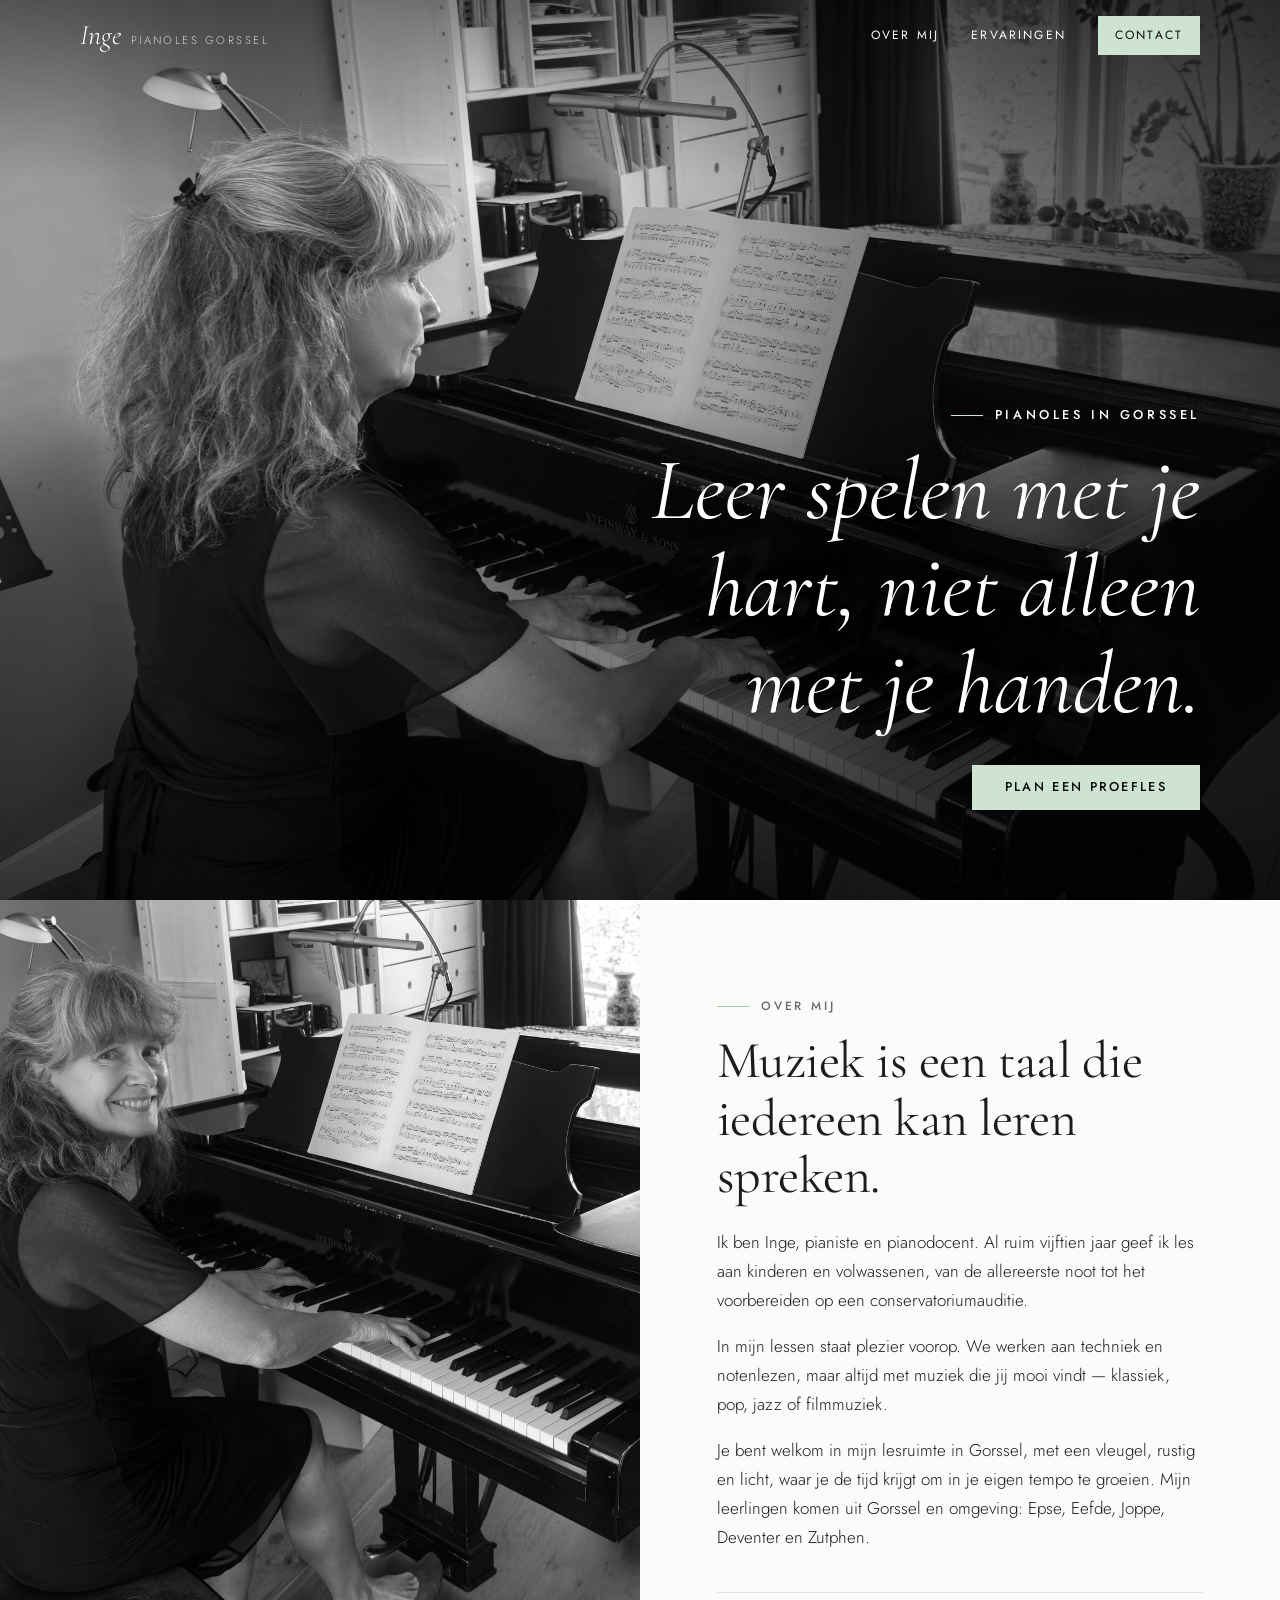
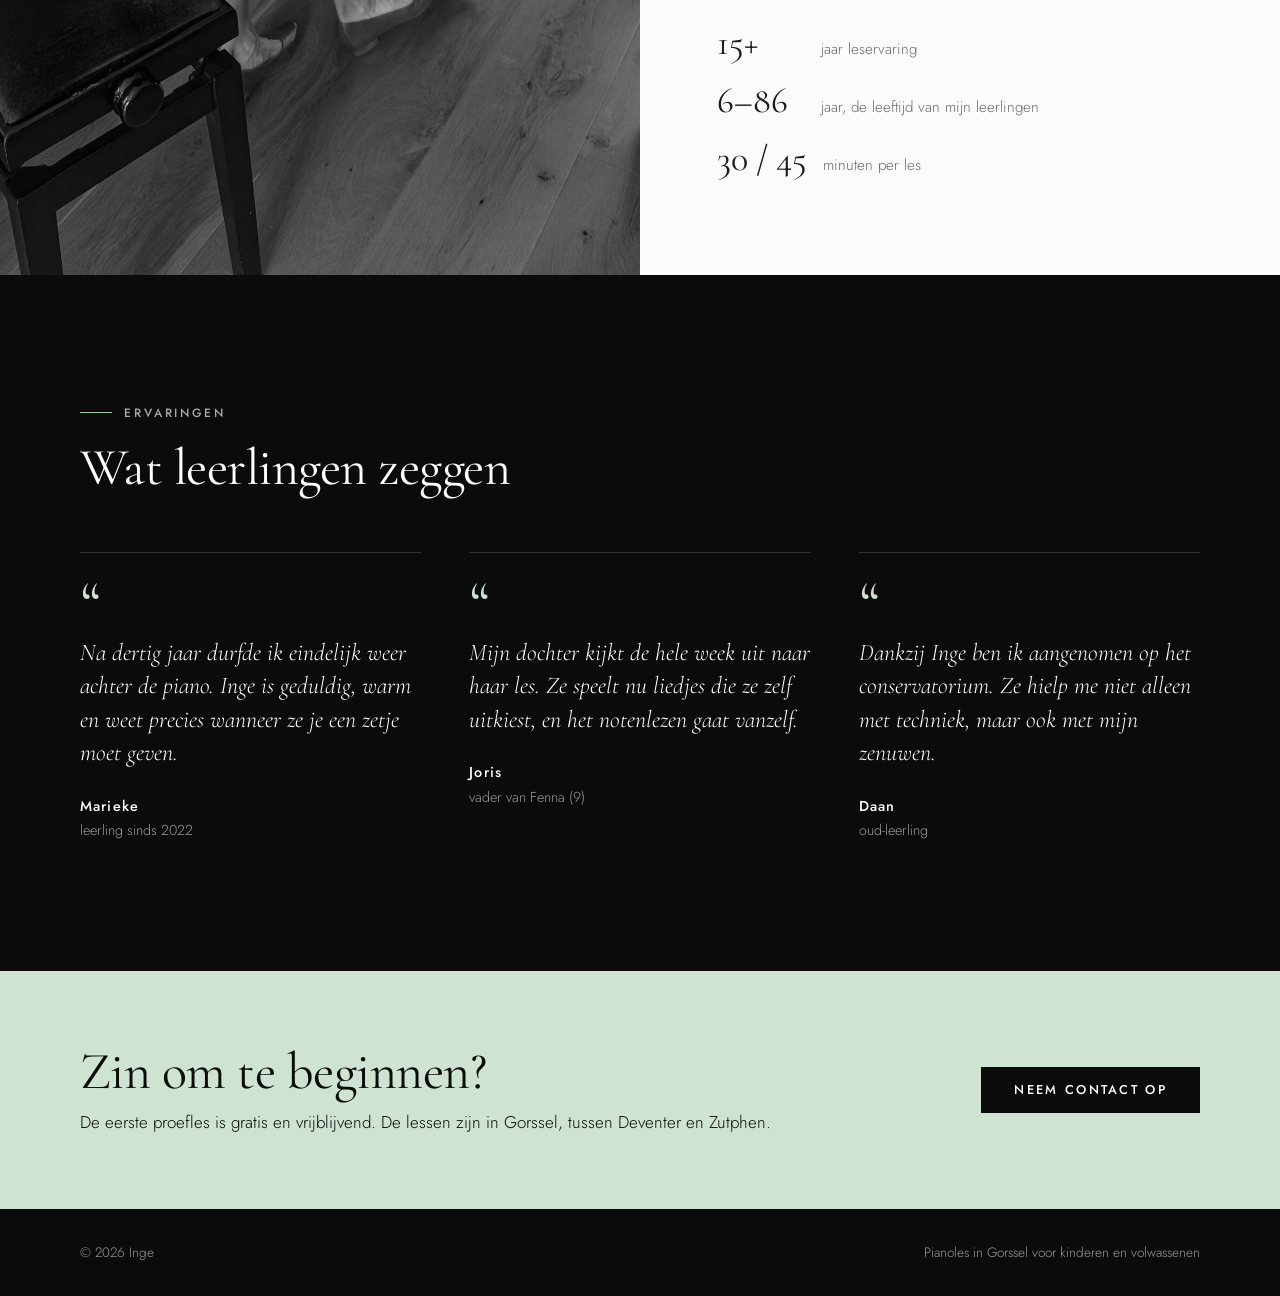
<file: index.html>
<!doctype html>
<html lang="nl">
    <head>
        <meta charset="UTF-8" />
        <meta name="viewport" content="width=device-width, initial-scale=1.0" />
        <title>Pianoles in Gorssel | Inge — piano leren spelen</title>
        <!-- SEO: deze head-tags staan bewust vast in de HTML (Google en WhatsApp/Facebook-previews
             lezen ze zonder JavaScript). main.js werkt titel en description bij vanuit content.json. -->
        <meta name="description" content="Pianoles in Gorssel voor kinderen en volwassenen. Persoonlijke lessen op de vleugel bij Inge, voor beginners en gevorderden. Plan een gratis proefles." />
        <link rel="canonical" href="https://valentijnweinans.github.io/inge/" />
        <meta name="robots" content="index, follow" />
        <meta name="geo.region" content="NL-GE" />
        <meta name="geo.placename" content="Gorssel" />
        <meta property="og:type" content="website" />
        <meta property="og:locale" content="nl_NL" />
        <meta property="og:site_name" content="Inge — Pianoles Gorssel" />
        <meta property="og:title" content="Pianoles in Gorssel | Inge — piano leren spelen" />
        <meta property="og:description" content="Pianoles in Gorssel voor kinderen en volwassenen. Persoonlijke lessen op de vleugel bij Inge, voor beginners en gevorderden. Plan een gratis proefles." />
        <meta property="og:url" content="https://valentijnweinans.github.io/inge/" />
        <meta property="og:image" content="https://valentijnweinans.github.io/inge/img/hero.jpg" />
        <meta name="twitter:card" content="summary_large_image" />
        <link rel="icon" href="favicon.svg" type="image/svg+xml" />
        <link rel="preload" as="image" href="img/hero.jpg" media="(min-width: 768px)" />
        <script type="application/ld+json">
        {
            "@context": "https://schema.org",
            "@type": ["MusicSchool", "LocalBusiness"],
            "@id": "https://valentijnweinans.github.io/inge/#pianoles",
            "name": "Inge — Pianoles Gorssel",
            "description": "Pianoles in Gorssel voor kinderen en volwassenen, van beginner tot gevorderd. Les op de vleugel.",
            "url": "https://valentijnweinans.github.io/inge/",
            "image": "https://valentijnweinans.github.io/inge/img/hero.jpg",
            "address": {
                "@type": "PostalAddress",
                "addressLocality": "Gorssel",
                "addressRegion": "Gelderland",
                "addressCountry": "NL"
            },
            "geo": { "@type": "GeoCoordinates", "latitude": 52.2006, "longitude": 6.2014 },
            "areaServed": ["Gorssel", "Epse", "Eefde", "Joppe", "Deventer", "Zutphen", "Lochem"],
            "knowsAbout": ["Pianoles", "Piano spelen", "Klassieke muziek", "Notenlezen"],
            "priceRange": "€€"
        }
        </script>
        <link rel="preconnect" href="https://fonts.googleapis.com" />
        <link rel="preconnect" href="https://fonts.gstatic.com" crossorigin />
        <link
            href="https://fonts.googleapis.com/css2?family=Cormorant+Garamond:ital,wght@0,400;0,500;1,400&family=Jost:wght@300;400;500&display=swap"
            rel="stylesheet"
        />
        <link rel="stylesheet" href="styles.css" />
    </head>
    <body>
        <!-- ====== HEADER ====== -->
        <header class="site-header site-header--overlay">
            <div class="container header-inner">
                <a href="index.html" class="logo">
                    <span data-content="site-naam"></span>
                    <small data-content="site-ondertitel"></small>
                </a>
                <nav class="nav">
                    <a href="#over-mij" data-content="nav-over-mij"></a>
                    <a href="#reviews" data-content="nav-reviews"></a>
                    <a href="contact.html" class="nav-cta" data-content="nav-contact"></a>
                </nav>
            </div>
        </header>

        <main>
            <!-- ====== HERO ====== -->
            <section class="hero">
                <!-- Foto en alt-tekst staan in content.json -->
                <picture>
                    <source media="(max-width: 767px)" srcset="img/hero-mobiel.jpg" data-content="hero-foto-mobiel" />
                    <img class="hero-img photo" src="img/hero.jpg" data-content="hero-foto" alt="Inge speelt piano op haar vleugel in haar lesruimte in Gorssel" width="2400" height="1571" fetchpriority="high" />
                </picture>
                <div class="hero-overlay"></div>
                <div class="container hero-content">
                    <h1 class="hero-kop" data-content="hero-kop"></h1>
                    <p class="hero-slogan" data-content="hero-slogan"></p>
                    <a href="contact.html" class="btn btn--green" data-content="hero-cta"></a>
                </div>
            </section>

            <!-- ====== OVER MIJ ====== -->
            <section class="about" id="over-mij">
                <div class="about-img">
                    <img class="photo" src="img/over-mij.jpg" data-content="over-mij-foto" alt="Inge lacht vanachter haar vleugel in Gorssel" width="1600" height="1800" loading="lazy" />
                </div>
                <div class="about-text">
                    <p class="eyebrow" data-content="over-mij-titel"></p>
                    <h2 data-content="over-mij-kop"></h2>
                    <div data-content="over-mij-alineas"></div>
                    <ul class="facts" data-content="over-mij-feiten"></ul>
                </div>
            </section>

            <!-- ====== ERVARINGEN ====== -->
            <section class="reviews" id="reviews">
                <div class="container">
                    <p class="eyebrow eyebrow--light" data-content="reviews-titel"></p>
                    <h2 data-content="reviews-kop"></h2>
                    <div class="review-grid" data-content="reviews-items"></div>
                </div>
            </section>

            <!-- ====== OPROEP ====== -->
            <section class="cta-band">
                <div class="container cta-inner">
                    <div>
                        <h2 data-content="oproep-kop"></h2>
                        <p data-content="oproep-tekst"></p>
                    </div>
                    <a href="contact.html" class="btn btn--dark" data-content="oproep-knop"></a>
                </div>
            </section>
        </main>

        <footer class="site-footer">
            <div class="container footer-inner">
                <span>&copy; <span id="currentYear"></span> <span data-content="site-naam"></span></span>
                <span data-content="footer-tekst"></span>
            </div>
        </footer>

        <script src="main.js"></script>
    </body>
</html>
</file>
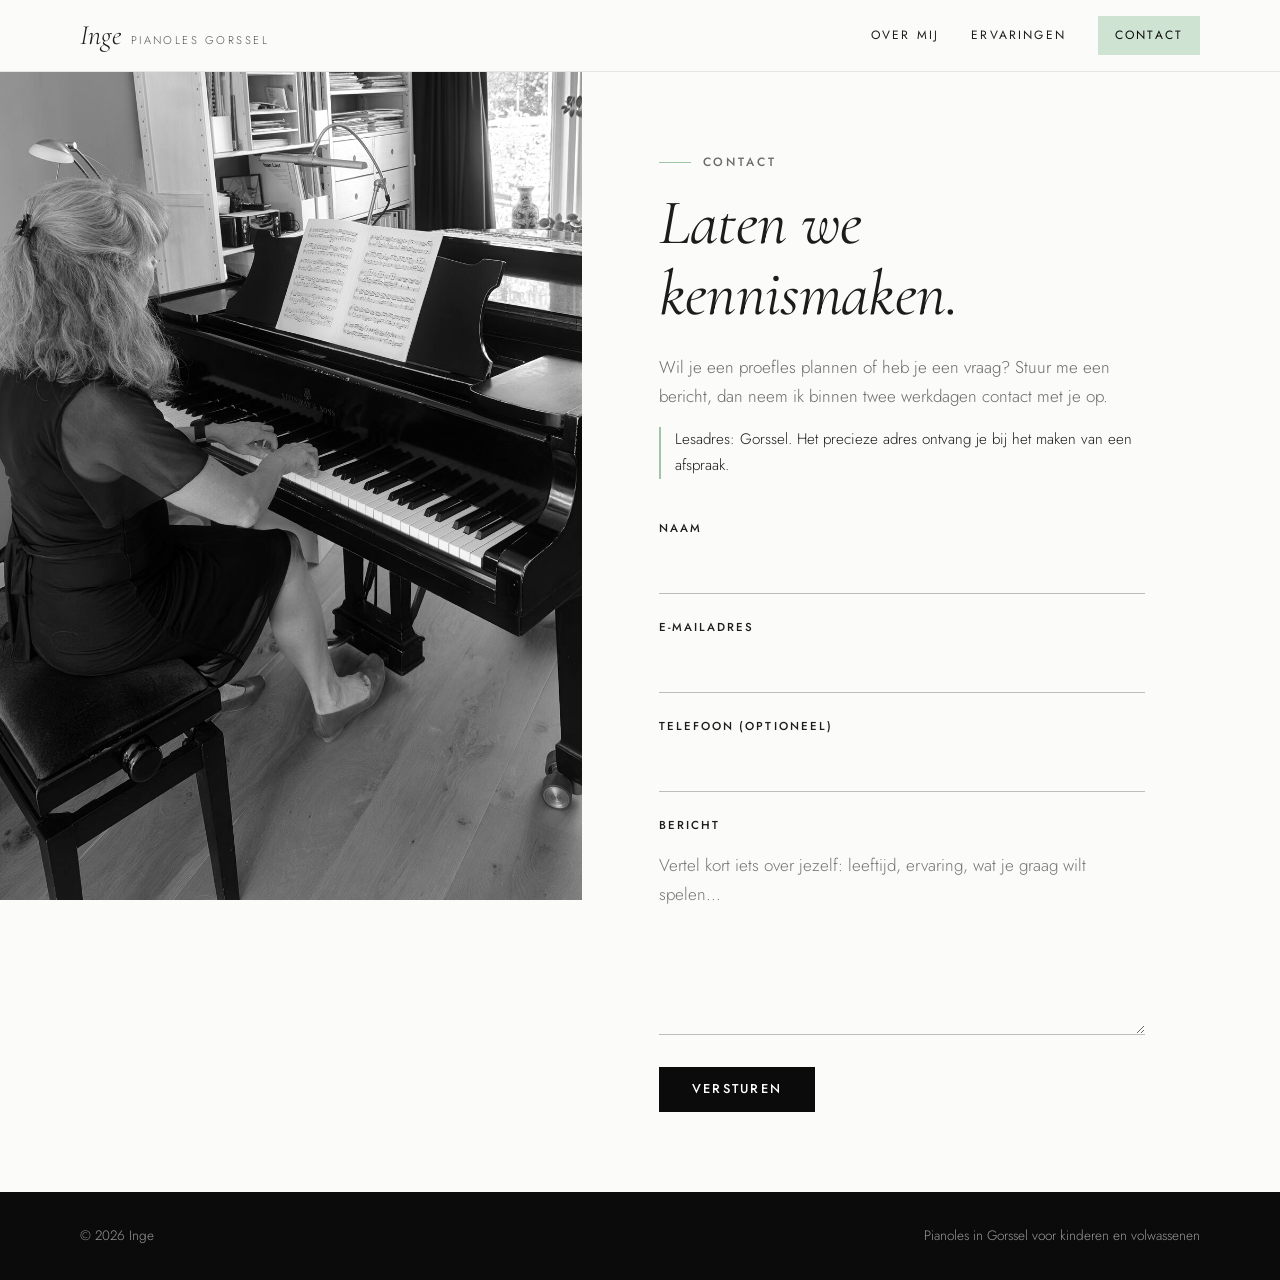
<file: contact.html>
<!doctype html>
<html lang="nl">
    <head>
        <meta charset="UTF-8" />
        <meta name="viewport" content="width=device-width, initial-scale=1.0" />
        <title>Contact | Pianoles in Gorssel — Inge</title>
        <!-- SEO: deze head-tags staan bewust vast in de HTML (Google en WhatsApp/Facebook-previews
             lezen ze zonder JavaScript). main.js werkt titel en description bij vanuit content.json. -->
        <meta name="description" content="Neem contact op met Inge voor pianoles in Gorssel. Plan een gratis proefles of stel je vraag via het contactformulier." />
        <link rel="canonical" href="https://valentijnweinans.github.io/inge/contact.html" />
        <meta name="robots" content="index, follow" />
        <meta name="geo.region" content="NL-GE" />
        <meta name="geo.placename" content="Gorssel" />
        <meta property="og:type" content="website" />
        <meta property="og:locale" content="nl_NL" />
        <meta property="og:site_name" content="Inge — Pianoles Gorssel" />
        <meta property="og:title" content="Contact | Pianoles in Gorssel — Inge" />
        <meta property="og:description" content="Neem contact op met Inge voor pianoles in Gorssel. Plan een gratis proefles of stel je vraag via het contactformulier." />
        <meta property="og:url" content="https://valentijnweinans.github.io/inge/contact.html" />
        <meta property="og:image" content="https://valentijnweinans.github.io/inge/img/hero.jpg" />
        <meta name="twitter:card" content="summary_large_image" />
        <link rel="icon" href="favicon.svg" type="image/svg+xml" />
        <link rel="preconnect" href="https://fonts.googleapis.com" />
        <link rel="preconnect" href="https://fonts.gstatic.com" crossorigin />
        <link
            href="https://fonts.googleapis.com/css2?family=Cormorant+Garamond:ital,wght@0,400;0,500;1,400&family=Jost:wght@300;400;500&display=swap"
            rel="stylesheet"
        />
        <link rel="stylesheet" href="styles.css" />
    </head>
    <body class="page-contact">
        <header class="site-header">
            <div class="container header-inner">
                <a href="index.html" class="logo">
                    <span data-content="site-naam"></span>
                    <small data-content="site-ondertitel"></small>
                </a>
                <nav class="nav">
                    <a href="index.html#over-mij" data-content="nav-over-mij"></a>
                    <a href="index.html#reviews" data-content="nav-reviews"></a>
                    <a href="contact.html" class="nav-cta" aria-current="page" data-content="nav-contact"></a>
                </nav>
            </div>
        </header>

        <main class="contact">
            <div class="contact-img">
                <img class="photo" src="img/contact.jpg" data-content="contact-foto" alt="Inge achter de vleugel" width="1400" height="1562" />
            </div>

            <div class="contact-body">
                <p class="eyebrow" data-content="contact-titel"></p>
                <h1 data-content="contact-kop"></h1>
                <p class="contact-intro" data-content="contact-intro"></p>
                <p class="contact-adres" data-content="contact-lesadres"></p>

                <div id="contactWrapper">
                    <form class="contact-form" id="contactForm" novalidate>
                        <div class="field">
                            <label for="naam" data-content="contact-veld-naam"></label>
                            <input type="text" id="naam" name="naam" autocomplete="name" required />
                        </div>
                        <div class="field">
                            <label for="email" data-content="contact-veld-email"></label>
                            <input type="email" id="email" name="email" autocomplete="email" required />
                        </div>
                        <div class="field">
                            <label for="telefoon" data-content="contact-veld-telefoon"></label>
                            <input type="tel" id="telefoon" name="telefoon" autocomplete="tel" />
                        </div>
                        <div class="field">
                            <label for="bericht" data-content="contact-veld-bericht"></label>
                            <textarea id="bericht" name="bericht" rows="6" required></textarea>
                        </div>

                        <!-- Spambeveiliging: honeypot (onzichtbaar) + tijdscheck -->
                        <div class="hp" aria-hidden="true">
                            <label for="website">Website</label>
                            <input type="text" id="website" name="website" tabindex="-1" autocomplete="off" />
                        </div>
                        <input type="hidden" id="formLoadedAt" name="form_loaded_at" />

                        <p class="form-error" id="formError" role="alert" hidden data-content="contact-error"></p>
                        <button type="submit" class="btn btn--dark" data-content="contact-versturen"></button>
                    </form>

                    <div class="form-success" id="formSuccess" hidden>
                        <h2 data-content="contact-success-titel"></h2>
                        <p data-content="contact-success-tekst"></p>
                        <a href="index.html" class="link" data-content="contact-terug"></a>
                    </div>
                </div>
            </div>
        </main>

        <footer class="site-footer">
            <div class="container footer-inner">
                <span>&copy; <span id="currentYear"></span> <span data-content="site-naam"></span></span>
                <span data-content="footer-tekst"></span>
            </div>
        </footer>

        <script src="main.js"></script>
    </body>
</html>
</file>
<file: styles.css>
/* ===========================================
   STYLES.CSS — Inge, pianoles
   Zwart-wit met pastelgroen accent. Mobile-first.
=========================================== */

:root {
    --black: #0b0b0b;
    --ink: #1c1c1c;
    --grey: #6b6b6b;
    --line: #e4e4e1;
    --paper: #fbfbf9;
    --white: #ffffff;
    --green: #cfe3d3;        /* pastelgroen */
    --green-deep: #9fc5a8;

    /* Foto's in zwart-wit. Liever in kleur? Zet hier: none */
    --photo-filter: grayscale(1) contrast(1.06);

    --font-display: "Cormorant Garamond", Georgia, serif;
    --font-body: "Jost", "Helvetica Neue", Arial, sans-serif;

    --gutter: 1.25rem;
    --max: 1200px;          /* breedte van de tekstkolom */
    --site-max: 1800px;     /* maximale breedte van de hele website */
    --header-h: 72px;
}

@media (min-width: 768px) {
    :root { --gutter: 2.5rem; }
}

*, *::before, *::after { box-sizing: border-box; }

html { scroll-behavior: smooth; scroll-padding-top: var(--header-h); }

/* Buiten de maximale breedte blijft de achtergrond leeg */
html { background: var(--paper); }

body {
    margin: 0 auto;
    max-width: var(--site-max);
    background: var(--paper);
    color: var(--ink);
    font-family: var(--font-body);
    font-weight: 300;
    font-size: 1.0625rem;
    line-height: 1.7;
    -webkit-font-smoothing: antialiased;
}

img { display: block; max-width: 100%; }
.photo { filter: var(--photo-filter); }

h1, h2 {
    font-family: var(--font-display);
    font-weight: 400;
    line-height: 1.1;
    margin: 0 0 1.5rem;
    letter-spacing: -0.01em;
}

h2 { font-size: clamp(2rem, 4.5vw, 3.25rem); }

p { margin: 0 0 1.1rem; }

a { color: inherit; }

.container {
    width: 100%;
    max-width: var(--max);
    margin: 0 auto;
    padding: 0 var(--gutter);
}

.eyebrow {
    font-size: 0.75rem;
    font-weight: 500;
    letter-spacing: 0.24em;
    text-transform: uppercase;
    color: var(--grey);
    margin-bottom: 1rem;
    display: flex;
    align-items: center;
    gap: 0.75rem;
}
.eyebrow::before {
    content: "";
    width: 2rem;
    height: 1px;
    background: var(--green-deep);
}
.eyebrow--light { color: #a9a9a9; }

/* ---------- Knoppen ---------- */
.btn {
    display: inline-block;
    padding: 0.95rem 2rem;
    font: 500 0.8rem/1 var(--font-body);
    letter-spacing: 0.18em;
    text-transform: uppercase;
    text-decoration: none;
    border: 1px solid currentColor;
    cursor: pointer;
    transition: background 0.25s, color 0.25s, border-color 0.25s;
}
.btn--light { color: var(--white); background: transparent; }
.btn--light:hover { background: var(--green); border-color: var(--green); color: var(--black); }
.btn--dark { color: var(--white); background: var(--black); border-color: var(--black); }
.btn--green { color: var(--black); background: var(--green); border-color: var(--green); }
.btn--green:hover { background: var(--white); border-color: var(--white); }
.btn--dark:hover { background: var(--green); border-color: var(--green); color: var(--black); }
.btn:disabled { opacity: 0.6; cursor: wait; }

/* ---------- Header ---------- */
.site-header {
    position: sticky;
    top: 0;
    z-index: 10;
    height: var(--header-h);
    background: var(--paper);
    border-bottom: 1px solid var(--line);
}
.site-header--overlay {
    position: fixed;
    left: 0;
    right: 0;
    max-width: var(--site-max);
    margin: 0 auto;
    background: transparent;
    border-color: transparent;
    color: var(--white);
    transition: background 0.3s, color 0.3s, border-color 0.3s;
}
.site-header--overlay.is-scrolled {
    background: var(--paper);
    color: var(--ink);
    border-color: var(--line);
}

.header-inner {
    height: 100%;
    display: flex;
    align-items: center;
    justify-content: space-between;
    gap: 1rem;
}

.logo {
    text-decoration: none;
    display: flex;
    align-items: baseline;
    gap: 0.6rem;
}
.logo span {
    font-family: var(--font-display);
    font-size: 1.75rem;
    font-style: italic;
}
.logo small {
    font-size: 0.7rem;
    letter-spacing: 0.22em;
    text-transform: uppercase;
    opacity: 0.75;
}

.nav { display: flex; align-items: center; gap: 1.25rem; }
.nav a {
    font-size: 0.75rem;
    letter-spacing: 0.18em;
    text-transform: uppercase;
    text-decoration: none;
    font-weight: 400;
}
.nav a:not(.nav-cta) { display: none; }
.nav a:hover { text-decoration: underline; text-underline-offset: 6px; text-decoration-color: var(--green-deep); }
.nav-cta { border: 1px solid var(--green); background: var(--green); color: var(--black); padding: 0.55rem 1rem; transition: background 0.25s, border-color 0.25s; }
.nav-cta:hover { background: var(--white); border-color: var(--white); text-decoration: none !important; }
.site-header:not(.site-header--overlay) .nav-cta:hover,
.site-header--overlay.is-scrolled .nav-cta:hover { background: var(--black); border-color: var(--black); color: var(--white); }

@media (min-width: 640px) {
    .nav { gap: 2rem; }
    .nav a:not(.nav-cta) { display: inline; }
}

/* ---------- Hero ---------- */
.hero {
    position: relative;
    height: 100vh;
    height: 100svh;
    min-height: 560px;
    overflow: hidden;
    background: var(--black);
    color: var(--white);
    display: flex;
    align-items: flex-end;
}
.hero-img {
    position: absolute;
    inset: 0;
    width: 100%;
    height: 100%;
    object-fit: cover;
    object-position: 30% 30%;
}
.hero-overlay {
    position: absolute;
    inset: 0;
    background: linear-gradient(180deg, rgba(0,0,0,0.5) 0%, rgba(0,0,0,0) 22%, rgba(0,0,0,0) 40%, rgba(0,0,0,0.88) 100%);
}
.hero-content {
    position: relative;
    padding-bottom: clamp(3rem, 10vh, 6rem);
}
.hero-kop {
    font-family: var(--font-body);
    font-size: 0.8rem;
    font-weight: 500;
    letter-spacing: 0.28em;
    text-transform: uppercase;
    margin: 0 0 1.25rem;
    display: flex;
    align-items: center;
    gap: 0.75rem;
}
.hero-kop::before {
    content: "";
    width: 2rem;
    height: 1px;
    background: var(--green);
}
.hero-slogan {
    font-family: var(--font-display);
    line-height: 1.1;
    font-size: clamp(2.4rem, 7vw, 5.5rem);
    font-style: italic;
    font-weight: 400;
    max-width: 16ch;
    margin-bottom: 2rem;
    text-shadow: 0 2px 24px rgba(0,0,0,0.35);
}

/* Desktop: Inge staat links op de foto, dus de slogan rechts onderin */
@media (min-width: 768px) {
    .hero-img { object-position: center 35%; }
    .hero-overlay {
        background:
            linear-gradient(180deg, rgba(0,0,0,0.45) 0%, rgba(0,0,0,0) 20%),
            linear-gradient(100deg, rgba(0,0,0,0) 35%, rgba(0,0,0,0.55) 70%, rgba(0,0,0,0.8) 100%),
            linear-gradient(180deg, rgba(0,0,0,0) 45%, rgba(0,0,0,0.6) 100%);
    }
    .hero-content {
        display: flex;
        flex-direction: column;
        align-items: flex-end;
        text-align: right;
    }
}

/* ---------- Over mij ---------- */
.about {
    display: grid;
    background: var(--paper);
}
.about-img img {
    width: 100%;
    height: 70vh;
    min-height: 380px;
    object-fit: cover;
}
.about-text {
    padding: 4rem var(--gutter) 5rem;
    max-width: 640px;
}
.facts {
    list-style: none;
    padding: 0;
    margin: 2.5rem 0 0;
    display: grid;
    gap: 1.25rem;
    border-top: 1px solid var(--line);
    padding-top: 2rem;
}
.facts li { display: flex; align-items: baseline; gap: 1rem; }
.facts strong {
    font-family: var(--font-display);
    font-size: 2.25rem;
    font-weight: 400;
    min-width: 5.5rem;
    line-height: 1;
}
.facts span { color: var(--grey); font-size: 0.95rem; }

@media (min-width: 900px) {
    .about { grid-template-columns: 1fr 1fr; min-height: 100vh; }
    .about-img img { height: 100%; min-height: 100vh; position: sticky; top: 0; }
    .about-text { align-self: center; padding: 6rem clamp(2.5rem, 6vw, 6rem); }
}

/* ---------- Ervaringen ---------- */
.reviews {
    background: var(--black);
    color: var(--white);
    padding: 6rem 0;
}
.review-grid {
    display: grid;
    gap: 3rem;
    margin-top: 3.5rem;
}
.review {
    margin: 0;
    padding-top: 2rem;
    border-top: 1px solid #333;
}
.review blockquote {
    margin: 0 0 1.5rem;
    font-family: var(--font-display);
    font-size: 1.5rem;
    font-style: italic;
    line-height: 1.4;
}
.review blockquote::before {
    content: "\201C";
    display: block;
    font-size: 4rem;
    line-height: 0.6;
    color: var(--green);
    font-style: normal;
    margin-bottom: 0.75rem;
}
.review figcaption { display: flex; flex-direction: column; font-size: 0.9rem; }
.review figcaption strong { font-weight: 500; letter-spacing: 0.08em; }
.review figcaption span { color: #9a9a9a; }

@media (min-width: 900px) {
    .reviews { padding: 8rem 0; }
    .review-grid { grid-template-columns: repeat(3, 1fr); }
}

/* ---------- Oproep ---------- */
.cta-band {
    background: var(--green);
    color: var(--black);
    padding: 4.5rem 0;
}
.cta-inner {
    display: flex;
    flex-direction: column;
    gap: 2rem;
    align-items: flex-start;
}
.cta-band h2 { margin-bottom: 0.5rem; }
.cta-band p { margin: 0; }
@media (min-width: 768px) {
    .cta-inner { flex-direction: row; align-items: center; justify-content: space-between; }
}

/* ---------- Footer ---------- */
.site-footer {
    background: var(--black);
    color: #9a9a9a;
    font-size: 0.85rem;
    padding: 2rem 0;
}
.footer-inner { display: flex; flex-wrap: wrap; justify-content: space-between; gap: 0.5rem 2rem; }

/* ---------- Contactpagina ---------- */
.contact { display: grid; }
.contact-img img {
    width: 100%;
    height: 32vh;
    min-height: 220px;
    object-fit: cover;
    object-position: center 45%;
}
.contact-body {
    padding: 3.5rem var(--gutter) 5rem;
    max-width: 640px;
}
.contact-body h1 { font-size: clamp(2.4rem, 6vw, 4rem); font-style: italic; }
.contact-intro { color: var(--grey); margin-bottom: 1rem; }
.contact-adres { font-size: 0.95rem; margin-bottom: 2.5rem; padding-left: 0.9rem; border-left: 2px solid var(--green-deep); }

@media (min-width: 900px) {
    .contact { grid-template-columns: 5fr 6fr; min-height: calc(100vh - var(--header-h)); }
    .contact-img img { height: 100%; min-height: 0; position: sticky; top: var(--header-h); max-height: calc(100vh - var(--header-h)); }
    .contact-body { align-self: center; padding: 5rem clamp(2.5rem, 6vw, 6rem); }
}

.contact-form { display: grid; gap: 1.5rem; }
.field { display: grid; gap: 0.4rem; }
.field label {
    font-size: 0.72rem;
    font-weight: 500;
    letter-spacing: 0.18em;
    text-transform: uppercase;
}
.field input, .field textarea {
    width: 100%;
    font: inherit;
    color: var(--ink);
    background: transparent;
    border: 0;
    border-bottom: 1px solid #bdbdbd;
    border-radius: 0;
    padding: 0.6rem 0;
    transition: border-color 0.2s;
}
.field textarea { resize: vertical; }
.field input:focus, .field textarea:focus {
    outline: none;
    border-bottom: 2px solid var(--green-deep);
}
.contact-form .btn { justify-self: start; margin-top: 0.5rem; }

.hp { position: absolute; left: -9999px; width: 1px; height: 1px; overflow: hidden; }

.form-error {
    margin: 0;
    padding: 0.85rem 1rem;
    border-left: 3px solid var(--black);
    background: #f0f0ee;
    font-size: 0.95rem;
}
.form-success {
    padding: 2.5rem;
    background: var(--green);
}
.form-success h2 { font-size: 2rem; margin-bottom: 0.75rem; }
.link { text-underline-offset: 5px; }

/* ---------- Laden van content.json ---------- */
.content-error {
    position: relative;
    z-index: 20;
    margin: 0;
    padding: 1rem var(--gutter);
    background: var(--black);
    color: var(--white);
    font-size: 0.95rem;
}
</file>
